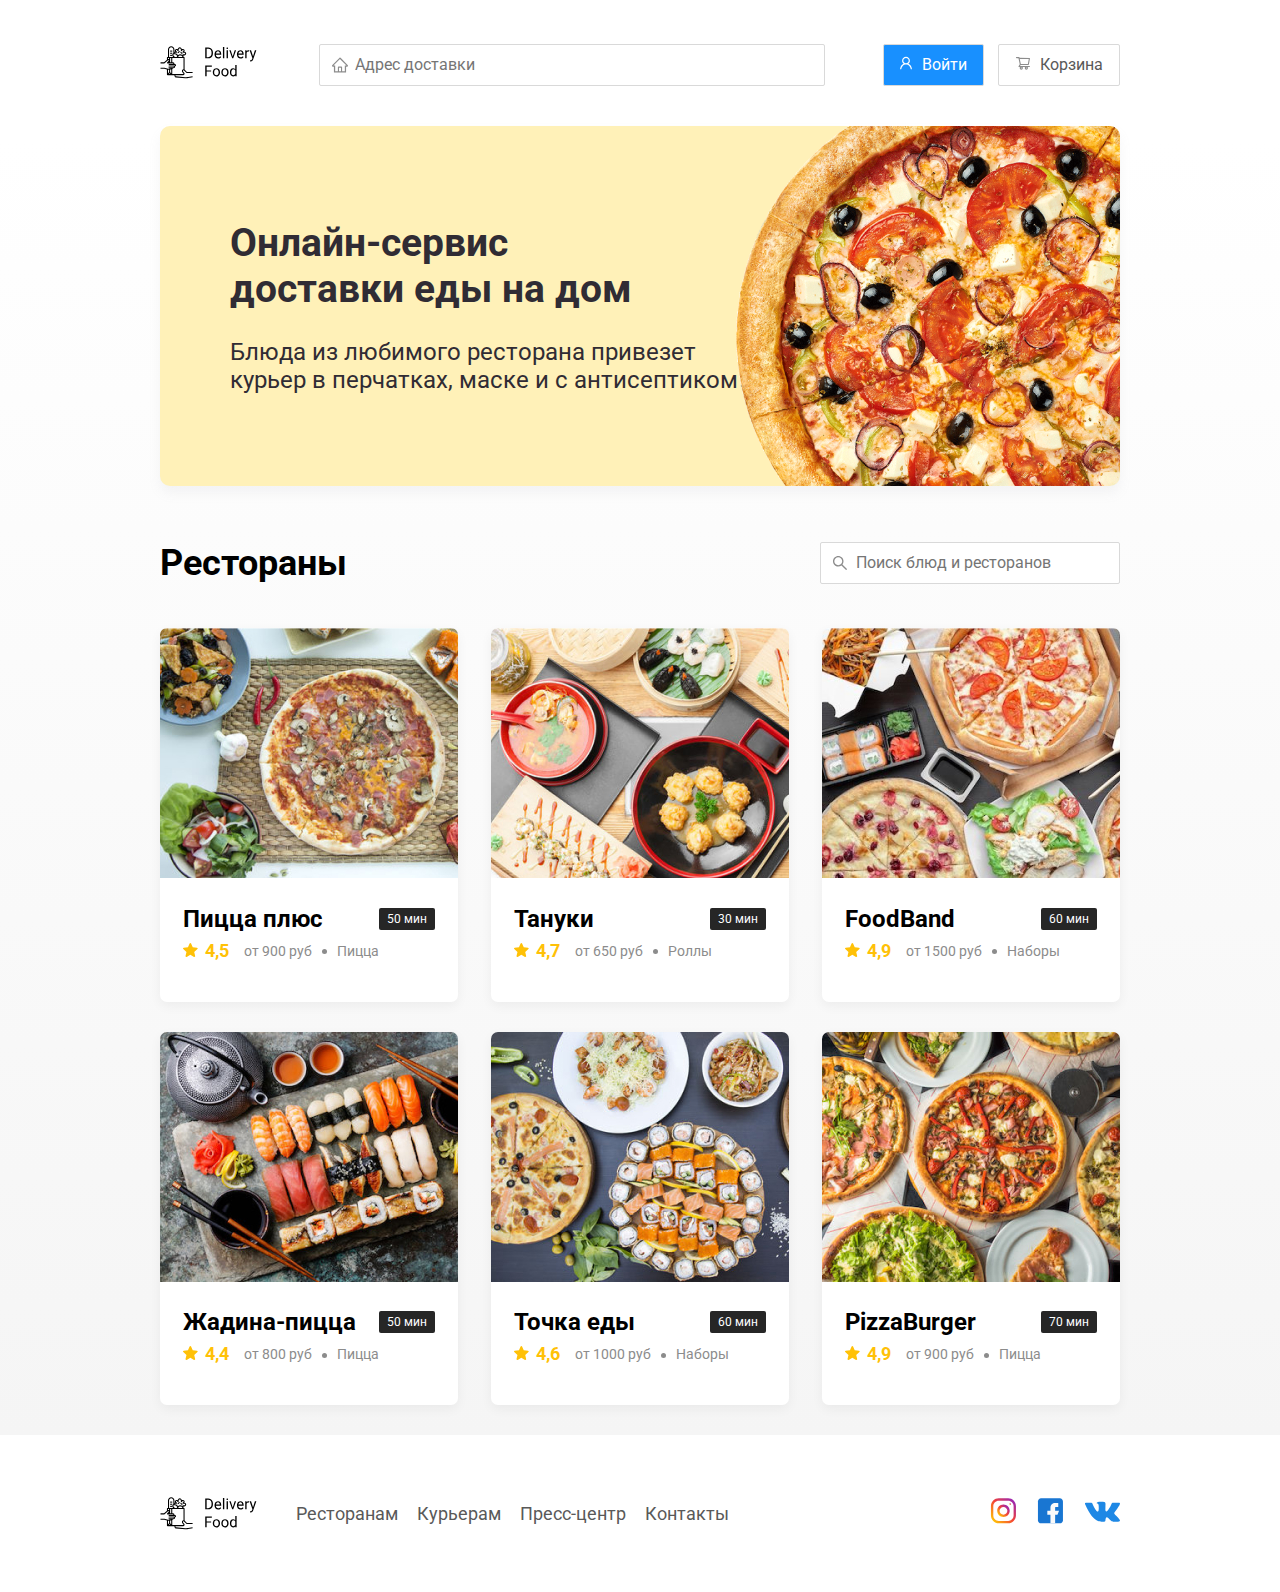
<file: index.html>
<!DOCTYPE html>
<html lang="ru">
<head>
    <meta charset="UTF-8">
    <meta name="viewport" content="width=device-width, initial-scale=1.0">
    <title>Сайт доставки еды Delivery Food</title>
    <link href="https://fonts.googleapis.com/css2?family=Roboto:ital,wght@0,400;1,700&display=swap" rel="stylesheet">
    <link rel="stylesheet" href="css/normalize.css">
    <link rel="stylesheet" href="css/style.css">
</head>
<body>

    <div class="container">
        <header class="header">
            <a href="index.html" class="logo">
                <img src="img/logo.svg" alt="logotype" class="logo">
            </a>
            <input type="text" class="input input-address" placeholder="Адрес доставки">
            <div class="buttons">
                
                <button class="button button-primery">
                    <img src="img/user.svg" alt="user" class="button-icon">
                    <span class="button-text">Войти</span>
                </button>

                <button class="button">
                    <img src="img/korz.svg" alt="shopping" class="button-icon">
                    <span class="button-text">Корзина</span>
                </button>
            </div>
        </header>
    </div>

    <main class="main">
        <div class="container">
            <section class="promo">
                <h1 class="promo-title">Онлайн-сервис <br> доставки еды на дом</h1>
                <p class="promo-text">Блюда из любимого ресторана привезет<br> курьер в перчатках, маске и с антисептиком</p>
            </section>
    
            <section class="restaurants">
                <div class="section-heading">
                    <h2 class="section-title">Рестораны</h2>
                    <input type="text" class="input input-search" placeholder="Поиск блюд и ресторанов">
                </div>
                   
               <!--Карточки-->
                <div class="cards">
    
                    <a href="restaurants.html" class="card">
                        <img src="img/image.jpg" class="card-img" alt="pizza">
                        <div class="card-text">
                            <div class="card-heading">
                                <h3 class="card-title">Пицца плюс</h3>
                                <span class="card-tag tag">50 мин</span>
                            </div>
                            <div class="card-info">
                                <div class="rating"><img src="img/rating.svg" alt="rating" class="rating-star">4,5</div>
                                <div class="price">от 900 руб</div>
                                <div class="categories">Пицца</div>
                            </div>               
                        </div>
                    </a>
    
                    <a href="restaurants.html" class="card">
                        <img src="img/food2.jpg" class="card-img" alt="pizza">
                        <div class="card-text">
                            <div class="card-heading">
                                <h3 class="card-title">Тануки </h3>
                                <span class="card-tag tag">30 мин</span>
                            </div>
                            <div class="card-info">
                                <div class="rating"><img src="img/rating.svg" alt="rating" class="rating-star">4,7</div>
                                <div class="price">от 650 руб</div>
                                <div class="categories">Роллы</div>
                            </div>               
                        </div>
                    </a>
    
                    <a href="restaurants.html" class="card">
                        <img src="img/food3.jpg" class="card-img" alt="pizza">
                        <div class="card-text">
                            <div class="card-heading">
                                <h3 class="card-title">FoodBand</h3>
                                <span class="card-tag tag">60 мин</span>
                            </div>
                            <div class="card-info">
                                <div class="rating"><img src="img/rating.svg" alt="rating" class="rating-star">4,9</div>
                                <div class="price">от 1500 руб</div>
                                <div class="categories">Наборы</div>
                            </div>               
                        </div>
                    </a>
    
                    <a href="restaurants.html" class="card">
                        <img src="img/food4.jpg" class="card-img" alt="pizza">
                        <div class="card-text">
                            <div class="card-heading">
                                <h3 class="card-title">Жадина-пицца</h3>
                                <span class="card-tag tag">50 мин</span>
                            </div>
                            <div class="card-info">
                                <div class="rating"><img src="img/rating.svg" alt="rating" class="rating-star">4,4</div>
                                <div class="price">от 800 руб</div>
                                <div class="categories">Пицца</div>
                            </div>               
                        </div>
                    </a>
                    
                    <a href="restaurants.html" class="card">
                        <img src="img/food5.jpg" class="card-img" alt="pizza">
                        <div class="card-text">
                            <div class="card-heading">
                                <h3 class="card-title">Точка еды</h3>
                                <span class="card-tag tag">60 мин</span>
                            </div>
                            <div class="card-info">
                                <div class="rating"><img src="img/rating.svg" alt="rating" class="rating-star">4,6</div>
                                <div class="price">от 1000 руб</div>
                                <div class="categories">Наборы</div>
                            </div>               
                        </div>
                    </a>
                    
                    <a href="restaurants.html" class="card">
                        <img src="img/food6.jpg" class="card-img" alt="pizza">
                        <div class="card-text">
                            <div class="card-heading">
                                <h3 class="card-title">PizzaBurger</h3>
                                <span class="card-tag tag">70 мин</span>
                            </div>
                            <div class="card-info">
                                <div class="rating"><img src="img/rating.svg" alt="rating" class="rating-star">4,9</div>
                                <div class="price">от 900 руб</div>
                                <div class="categories">Пицца</div>
                            </div>               
                        </div>
                    </a>                
                </div>
                <!--Конец карточек-->
            </section>
        </div>
    </main>

    <footer class="footer">
        <div class="container">
            <div class="footer-block">
                <img class="logo footer-logo" src="img/logo.svg" alt="logo">
                <nav class="footer-nav">
                    <a href="#" class="footer-link">Ресторанам </a>
                    <a href="#" class="footer-link">Курьерам</a>
                    <a href="#" class="footer-link">Пресс-центр</a>
                    <a href="#" class="footer-link">Контакты</a>
                </nav>
                <div class="social-links">
                    <a href="#" class="social-link"><img src="img/inst.svg" alt="instagram"></a>
                    <a href="#" class="social-link"><img src="img/fsb.svg" alt="facebook"></a>
                    <a href="#" class="social-link"><img src="img/vk.svg" alt="vk"></a>
                </div>
            </div>
        </div>
    </footer>

</body>
</html>
</file>
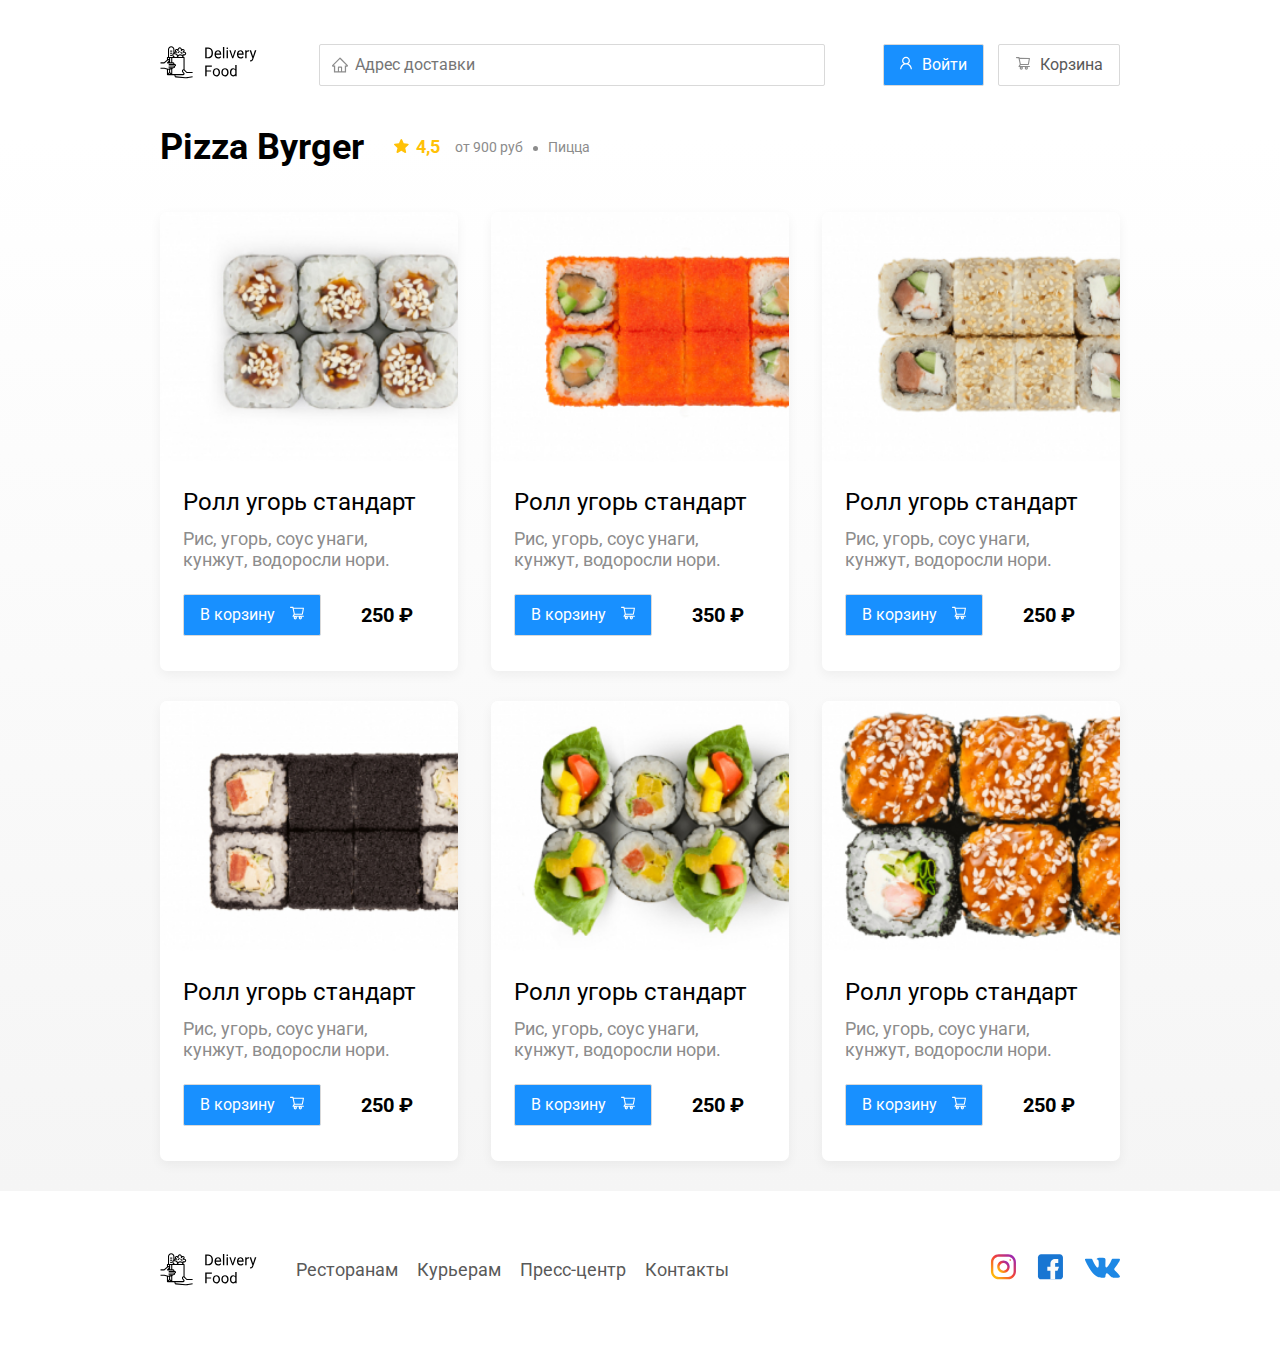
<file: restaurants.html>
<!DOCTYPE html>
<html lang="ru">
<head>
    <meta charset="UTF-8">
    <meta name="viewport" content="width=device-width, initial-scale=1.0">
    <title>Pizza Byrger - доставка еды надом</title>
    <link href="https://fonts.googleapis.com/css2?family=Roboto:ital,wght@0,400;1,700&display=swap" rel="stylesheet">
    <link rel="stylesheet" href="css/normalize.css">
    <link rel="stylesheet" href="css/animate.css">
    <link rel="stylesheet" href="css/style.css">
</head>
<body>

    <div class="container">
        <header class="header">
            <a href="index.html" class="logo">
                <img src="img/logo.svg" alt="logotype" class="logo">
            </a>
            <input type="text" class="input input-address" placeholder="Адрес доставки">
            <div class="buttons">
                
                <button class="button button-primery">
                    <img src="img/user.svg" alt="user" class="button-icon">
                    <span class="button-text">Войти</span>
                </button>

                <button class="button" id="cart-button">
                    <img src="img/korz.svg" alt="shopping" class="button-icon">
                    <span class="button-text">Корзина</span>
                </button>
            </div>
        </header>
    </div>

    <main class="main">
        <div class="container">   
            <section class="restaurants">
                <div class="section-heading">
                    <h2 class="section-title">Pizza Byrger</h2>
                    <div class="card-info">
                        <div class="rating"><img src="img/rating.svg" alt="rating" class="rating-star">4,5</div>
                        <div class="price">от 900 руб</div>
                        <div class="categories">Пицца</div>
                    </div> 
                </div>
                   
               <!--Карточки-->
                <div class="cards">
    
                    <div class="card wow fadeInUp" data-wow-delay="0.2s">
                        <img src="img/rest1.jpg" class="card-img" alt="pizza">
                        <div class="card-text">
                            <div class="card-heading">
                                <h3 class="card-title card-title-reg">Ролл угорь стандарт</h3>
                            </div>
                            <div class="card-info">
                                <div class="ingr">Рис, угорь, соус унаги, кунжут, водоросли нори.</div>
                            </div> 
                            <div class="card-buttons">
                                <button class="button button-primery">
                                    <span class="button-card-text">В корзину</span>
                                    <img src="img/buttonimg.svg" alt="buttonimg" class="button-card-img">
                                </button>
                                <strong class="card-price-bold">250 ₽</strong>
                            </div>              
                        </div>
                    </div>
    
                    <div class="card wow fadeInUp" data-wow-delay="0.4s">
                        <img src="img/rest2.jpg" class="card-img" alt="pizza">
                        <div class="card-text">
                            <div class="card-heading">
                                <h3 class="card-title card-title-reg">Ролл угорь стандарт</h3>
                            </div>
                            <div class="card-info">
                                <div class="ingr">Рис, угорь, соус унаги, кунжут, водоросли нори.</div>
                            </div> 
                            <div class="card-buttons">
                                <button class="button button-primery">
                                    <span class="button-card-text">В корзину</span>
                                    <img src="img/buttonimg.svg" alt="buttonimg" class="button-card-img">
                                </button>
                                <strong class="card-price-bold">350 ₽</strong>
                            </div>              
                        </div>
                    </div>
    
                    <div class="card wow fadeInUp" data-wow-delay="0.6s">
                        <img src="img/rest3.jpg" class="card-img" alt="pizza">
                        <div class="card-text">
                            <div class="card-heading">
                                <h3 class="card-title card-title-reg">Ролл угорь стандарт</h3>
                            </div>
                            <div class="card-info">
                                <div class="ingr">Рис, угорь, соус унаги, кунжут, водоросли нори.</div>
                            </div> 
                            <div class="card-buttons">
                                <button class="button button-primery">
                                    <span class="button-card-text">В корзину</span>
                                    <img src="img/buttonimg.svg" alt="buttonimg" class="button-card-img">
                                </button>
                                <strong class="card-price-bold">250 ₽</strong>
                            </div>              
                        </div>
                    </div>
    
                    <div class="card wow fadeInUp" data-wow-delay="0.8s">
                        <img src="img/rest4.jpg" class="card-img" alt="pizza">
                        <div class="card-text">
                            <div class="card-heading">
                                <h3 class="card-title card-title-reg">Ролл угорь стандарт</h3>
                            </div>
                            <div class="card-info">
                                <div class="ingr">Рис, угорь, соус унаги, кунжут, водоросли нори.</div>
                            </div> 
                            <div class="card-buttons">
                                <button class="button button-primery">
                                    <span class="button-card-text">В корзину</span>
                                    <img src="img/buttonimg.svg" alt="buttonimg" class="button-card-img">
                                </button>
                                <strong class="card-price-bold">250 ₽</strong>
                            </div>              
                        </div>
                    </div>
                    
                    <div class="card wow fadeInUp" data-wow-delay="1s">
                        <img src="img/rest5.jpg" class="card-img" alt="pizza">
                        <div class="card-text">
                            <div class="card-heading">
                                <h3 class="card-title card-title-reg">Ролл угорь стандарт</h3>
                            </div>
                            <div class="card-info">
                                <div class="ingr">Рис, угорь, соус унаги, кунжут, водоросли нори.</div>
                            </div> 
                            <div class="card-buttons">
                                <button class="button button-primery">
                                    <span class="button-card-text">В корзину</span>
                                    <img src="img/buttonimg.svg" alt="buttonimg" class="button-card-img">
                                </button>
                                <strong class="card-price-bold">250 ₽</strong>
                            </div>              
                        </div>
                    </div>
                    
                    <div class="card wow fadeInUp" data-wow-delay="1.2s">
                        <img src="img/rest6.jpg" class="card-img" alt="pizza">
                        <div class="card-text">
                            <div class="card-heading">
                                <h3 class="card-title card-title-reg">Ролл угорь стандарт</h3>
                            </div>
                            <div class="card-info">
                                <div class="ingr">Рис, угорь, соус унаги, кунжут, водоросли нори.</div>
                            </div> 
                            <div class="card-buttons">
                                <button class="button button-primery">
                                    <span class="button-card-text">В корзину</span>
                                    <img src="img/buttonimg.svg" alt="buttonimg" class="button-card-img">
                                </button>
                                <strong class="card-price-bold">250 ₽</strong>
                            </div>              
                        </div>
                    </div>                
                </div>
                <!--Конец карточек-->
            </section>
        </div>
    </main>

    <footer class="footer">
        <div class="container">
            <div class="footer-block">
                <img class="logo footer-logo" src="img/logo.svg" alt="logo">
                <nav class="footer-nav">
                    <a href="#" class="footer-link">Ресторанам </a>
                    <a href="#" class="footer-link">Курьерам</a>
                    <a href="#" class="footer-link">Пресс-центр</a>
                    <a href="#" class="footer-link">Контакты</a>
                </nav>
                <div class="social-links">
                    <a href="#" class="social-link"><img src="img/inst.svg" alt="instagram"></a>
                    <a href="#" class="social-link"><img src="img/fsb.svg" alt="facebook"></a>
                    <a href="#" class="social-link"><img src="img/vk.svg" alt="vk"></a>
                </div>
            </div>
        </div>
    </footer>

    <div class="modal">
        <div class="modal-dialog">
            <div class="modal-header">
                <h3 class="modal-title">Корзина</h3>
                <button class="close">&times;</button>
            </div>

            <div class="modal-body">
                <div class="food-row">
                    <span class="food-name">Ролл угорь стандарт</span>
                    <span class="food-price">250 ₽</span>
                    <div class="food-counter">
                        <button class="counter-button">-</button>
                        <span class="counter">1</span>
                        <button class="counter-button">+</button>
                    </div>
                </div>
                <div class="food-row">
                    <span class="food-name">Ролл угорь стандарт</span>
                    <span class="food-price">250 ₽</span>
                    <div class="food-counter">
                        <button class="counter-button">-</button>
                        <span class="counter">1</span>
                        <button class="counter-button">+</button>
                    </div>
                </div>
                <div class="food-row">
                    <span class="food-name">Ролл угорь стандарт</span>
                    <span class="food-price">250 ₽</span>
                    <div class="food-counter">
                        <button class="counter-button">-</button>
                        <span class="counter">1</span>
                        <button class="counter-button">+</button>
                    </div>
                </div>
                <div class="food-row">
                    <span class="food-name">Ролл угорь стандарт</span>
                    <span class="food-price">250 ₽</span>
                    <div class="food-counter">
                        <button class="counter-button">-</button>
                        <span class="counter">1</span>
                        <button class="counter-button">+</button>
                    </div>
                </div>
                <div class="food-row">
                    <span class="food-name">Ролл угорь стандарт</span>
                    <span class="food-price">250 ₽</span>
                    <div class="food-counter">
                        <button class="counter-button">-</button>
                        <span class="counter">1</span>
                        <button class="counter-button">+</button>
                    </div>
                </div>
            </div>


            <div class="modal-footer">
                <span class="modal-pricetag">1250 ₽</span>
                <div class="footer-buttons">
                    <buttom class="button button-primery">Оформить заказ</buttom>
                    <buttom class="button">Отмена</buttom>
                </div>
            </div>
        </div>
    </div>
    <script src="js/wow.min.js"></script>
    <script src="js/main.js"></script>
</body>
</html>
</file>
<file: css/style.css>
* {
    box-sizing: border-box;
}
body {
    font-family: "Roboto", sans-serif;
    padding-top: 44px;
}
.container {
    /*border: solid 1px red;*/
    max-width: 1200px;
    margin: auto;
}
.header {
    display: flex;
    align-items: center;
    justify-content: space-between;
    margin-bottom: 40px;
}
.input {
    background: #FFFFFF;
    border: 1px solid #D9D9D9;
    border-radius: 2px;
    font-size: 16px;
    line-height: 24px;
    padding: 8px;
    padding-left: 35px;
    background-repeat: no-repeat;
    background-position: left 11px center;
}
.input-address {
    flex: 0.8;
    background-image: url(../img/home.svg);

}
.input-search {
    width: 300px;
    background-image: url(../img/search.svg);
    margin-left: auto;
}
.button {
    padding: 8px 16px;
    background: #FFFFFF;
    border: 1px solid #D9D9D9;
    box-shadow: 0px 0px 2px rgba(0, 0, 0, 0.0015);
    border-radius: 2px;
    color: #595959;
    font-size: 16px;
    line-height: 24px;
    cursor: pointer;
}
.button-primery {
    background: #1890FF;
    border: 1px solid #D9D9D9;
    color: white;
    margin-right: 10px;
}
.button-icon {
    margin-right: 6px;
}
.button:active, button:focus {
    outline: none;
}
.button-card-text {
    margin-right: 10px;
}
.promo {
    box-shadow: 0px 7px 12px rgba(158, 158, 163, 0.1);
    background: #FFF1B8 url(../img/promo-img.png) no-repeat top -100px right -250px / 924px;
    border-radius: 10px;
    padding: 68px 70px;
    margin-bottom: 56px;
}
.promo-title {
    font-style: normal;
    font-weight: bold;
    font-size: 39px;
    line-height: 46px;    
    color: #302C34;
}
.promo-text {
   max-width: 538px;
   font-style: normal;
   font-weight: normal;
   font-size: 24px;
   line-height: 28px;  
   color: #302C34;;
}
.section-heading {
    display: flex;
    align-items: center;
    margin-bottom: 44px;
}
.section-title {
    font-style: normal;
    font-weight: bold;
    font-size: 36px;
    line-height: 42px;
    color: #000000;
    margin: 0;
    margin-right: 30px;
}
.cards {
    display: flex;
    align-items: flex-start;
    justify-content: space-between;
    flex-wrap: wrap;
}
.card {
    background: #FFFFFF;
    box-shadow: 0px 4px 12px rgba(0, 0, 0, 0.05);
    border-radius: 7px;
    overflow: hidden;
    margin-bottom: 30px;
    flex-basis: 31%;
    text-decoration: none;
}
.card-img {
    width: 384px;
    height: 250px;
    object-fit: cover;
}
.card-text {
    padding-top: 20px;
    padding-bottom: 35px;
    padding-left: 23px;
    padding-right: 23px;
}
.card-heading {
    display: flex;
    align-items: center;
    justify-content: space-between;
}
.card-title {
    margin: 0;
    font-style: normal;
    font-weight: bold;
    font-size: 24px;
    line-height: 32px;
    color: #000000;
}
.card-title-reg {
    font-weight: 400;
}
.card-tag {
    font-style: normal;
    font-weight: normal;
    font-size: 12px;
    line-height: 20px;
    color: #FFFFFF;
    background: #262626;
    border-radius: 2px;
    padding: 1px 8px;
}
.card-info {
    display: flex;
    align-items: center;
}
.card-title-reg {
    margin-bottom: 10px;
}
.card-price-bold {
    font-size: 20px;
    line-height: 32px;
    color: #000000;
    margin-left: 30px;
}
.card-buttons {
    display: flex;
    align-items: center;
    margin-top: 24px;
}
.rating {
    margin-right: 26px;
    font-style: normal;
    font-weight: bold;
    font-size: 18px;
    line-height: 32px;
    color: #FFC107;
}
.price, .categories {
    font-style: normal;
    font-weight: normal;
    font-size: 18px;
    line-height: 32px;
    color: #8C8C8C;
}
.price {
    margin-right: 10px;
}
.price::after {
    content: "";
    width: 5px;
    height: 5px;
    background-color: #8C8C8C;
    display: inline-block;
    vertical-align: middle;
    border-radius: 50%;
    margin-left: 10px;
}
.ingr {
    font-size: 18px;
    line-height: 21px;
    color: #8C8C8C;
}
.categories {
    text-overflow: ellipsis;
    overflow: hidden;
    white-space: nowrap;
    max-width: 150px;
}
.rating-star {
    margin-right: 7px;
}
.main {
    background: linear-gradient(180deg, rgba(245, 245, 245, 0) 1.04%, #F5F5F5 100%);
}
.footer {
    padding: 60px 0;
}
.footer-block {
    display: flex;
    align-items: center;
    justify-content: space-between;
}
.footer-nav {
    margin-left: 35px;
    margin-right: auto;
}
.footer-link {
    display: inline-block;
    color: #595959;
    text-decoration: none;
    font-style: normal;
    font-weight: normal;
    font-size: 18px;
    line-height: 21px;
}
.footer-link:not(:last-child) {
    margin-right: 15px;
}
.social-links {
    display: flex;
    align-items: center;
}
.social-link:not(:last-child) {
    margin-right: 21px;
}
.modal {
    display: none;
    position: fixed;
    left: 0;
    top: 0;
    width: 100%;
    height: 100%;
    background: rgba(0, 0, 0, 0.4);
}
.is-open {
    display: flex;
}
.modal-body {
    margin-bottom: 52px;
}
.modal-dialog {
    max-width: 780px;
    width: 95%;
    background: #FFFFFF;
    border-radius: 5px;
    margin: auto;
    padding: 40px 45px;
}
.modal-header {
    display: flex;
    align-items: center;
    justify-content: space-between;
    margin-bottom: 45px;
}
.modal-title {
    margin: 0;
    font-style: normal;
    font-weight: bold;
    font-size: 36px;
    line-height: 42px;
}
.close {
    font-size: 36px;
    border: none;
    background-color: transparent;
}
.food-row {
    display: flex;
    align-items: flex-start;
    justify-content: space-between;
    padding-bottom: 8px;
    border-bottom: 1px solid #D9D9D9;
    margin-bottom: 15px;
}
.food-name {
    font-style: normal;
    font-weight: normal;
    font-size: 18px;
    line-height: 32px;
    color: #000000;
}
.food-price {
    margin-left: auto;
    margin-right: 47px;
    font-style: normal;
    font-weight: bold;
    font-size: 20px;
    line-height: 32px;
    color: #000000;
}
.food-counter {
    display: flex;
    align-items: center;
}
.counter-button {
    display: flex;
    align-items: center;
    justify-content: center;
    width: 39px;
    height: 32px;
    background: #FFFFFF;
    border: 1px solid #40A9FF;
    box-sizing: border-box;
    border-radius: 2px;
    font-style: normal;
    font-weight: normal;
    font-size: 14px;
    line-height: 22px;
    color: #40A9FF;
}
.counter {
    font-style: normal;
    font-weight: normal;
    font-size: 16px;
    line-height: 24px;
    margin-left: 10px;
    margin-right: 10px;
}
.modal-footer {
    display: flex;
    align-items: center;
    justify-content: space-between;
}
.footer-buttons {
    display: flex;
    align-items: center;
}
.modal-pricetag {
    background: #262626;
    border-radius: 5px;
    padding: 15px 20px;
    color: white;
    font-style: normal;
    font-weight: bold;
    font-size: 20px;
    line-height: 23px;
}




/* Медиа запросы*/




@media (max-width: 1366px) {
    .container {
        max-width: 960px;
    }
    .promo {
        background-position: top -50px right -260px;
        background-size: 780px;
    }
    .rating {
        margin-right: 15px;
    }
    .categories, .price {
        font-size: 14px;
    }
}
@media (max-width: 992px) {
    .container {
        max-width: 750px;
    }
    .promo {
        padding: 50px;
        background-size: 500px;
        background-position: top -10px right -190px;
    }
    .promo-text {
        font-size: 18px;
        max-width: 400px;
    }
    .card {
        flex-basis: 49%;
    }
    .categories, .price {
        font-size: 18px;
    }
}
@media (max-width: 768px) {
    .container {
        max-width: 560px;
    }
    .card-info {
        flex-wrap: wrap;
    }
    .card .rating {
        flex-basis: 100%;
    }
    .card-title {
        font-size: 18px;
    }
    .promo-title {
        font-size: 24px;
        line-height: 1.4;
    }
    .promo-text {
        margin-top: 0;
    }
    .promo {
        background-position: top -25px right -250px;
        background-size: 480px;
    }
    .button {
        padding: 8px 8px;
    }
}
@media (max-width: 578px) {
    .container {
        width: 90%;
    }
    .header {
        flex-wrap: wrap;
    }
    .input-address {
        margin-top: 15px;
        order: 5;
        flex: 1;
    }
    .promo {
        background-image: none;
    }
    .promo-title {
        margin-bottom: 10px;
    }
    .section-title {
        font-size: 20px;
    }
    .card {
        flex-basis: 100%;
    }
    .card-img {
        width: 100%;
    }
    .footer-nav {
        order: 0;
        margin-left: 0;
    }
    .footer-logo {
        order: 1;
        margin-right: 15px;
    }
    .social-links {
        order: 2;
    }
    .footer {
        padding: 35px 0;
    }
    .footer-block {
        align-items: flex-start;
    }
}
@media (max-width: 480px) {
    .button {
        height: 42px;
        width: 40px;
    }
    .button-icon {
        margin-right: 0;
    }
    .button-text {
        display: none;
    }
    .promo {
        padding: 20px;
    }
    .section-heading {
        flex-wrap: wrap;
    }
    .footer-block {
        flex-wrap: wrap;
        flex-direction: column;
        align-items: center;
    }
    .footer-logo {
        order: 0;
        margin-bottom: 20px;
    }
    .footer-nav {
        margin-bottom: 20px;
        text-align: center;
        align-items: center;
    }
    .footer-link:not(:last-child) {
        margin-right: 0;
    }
}
</file>
